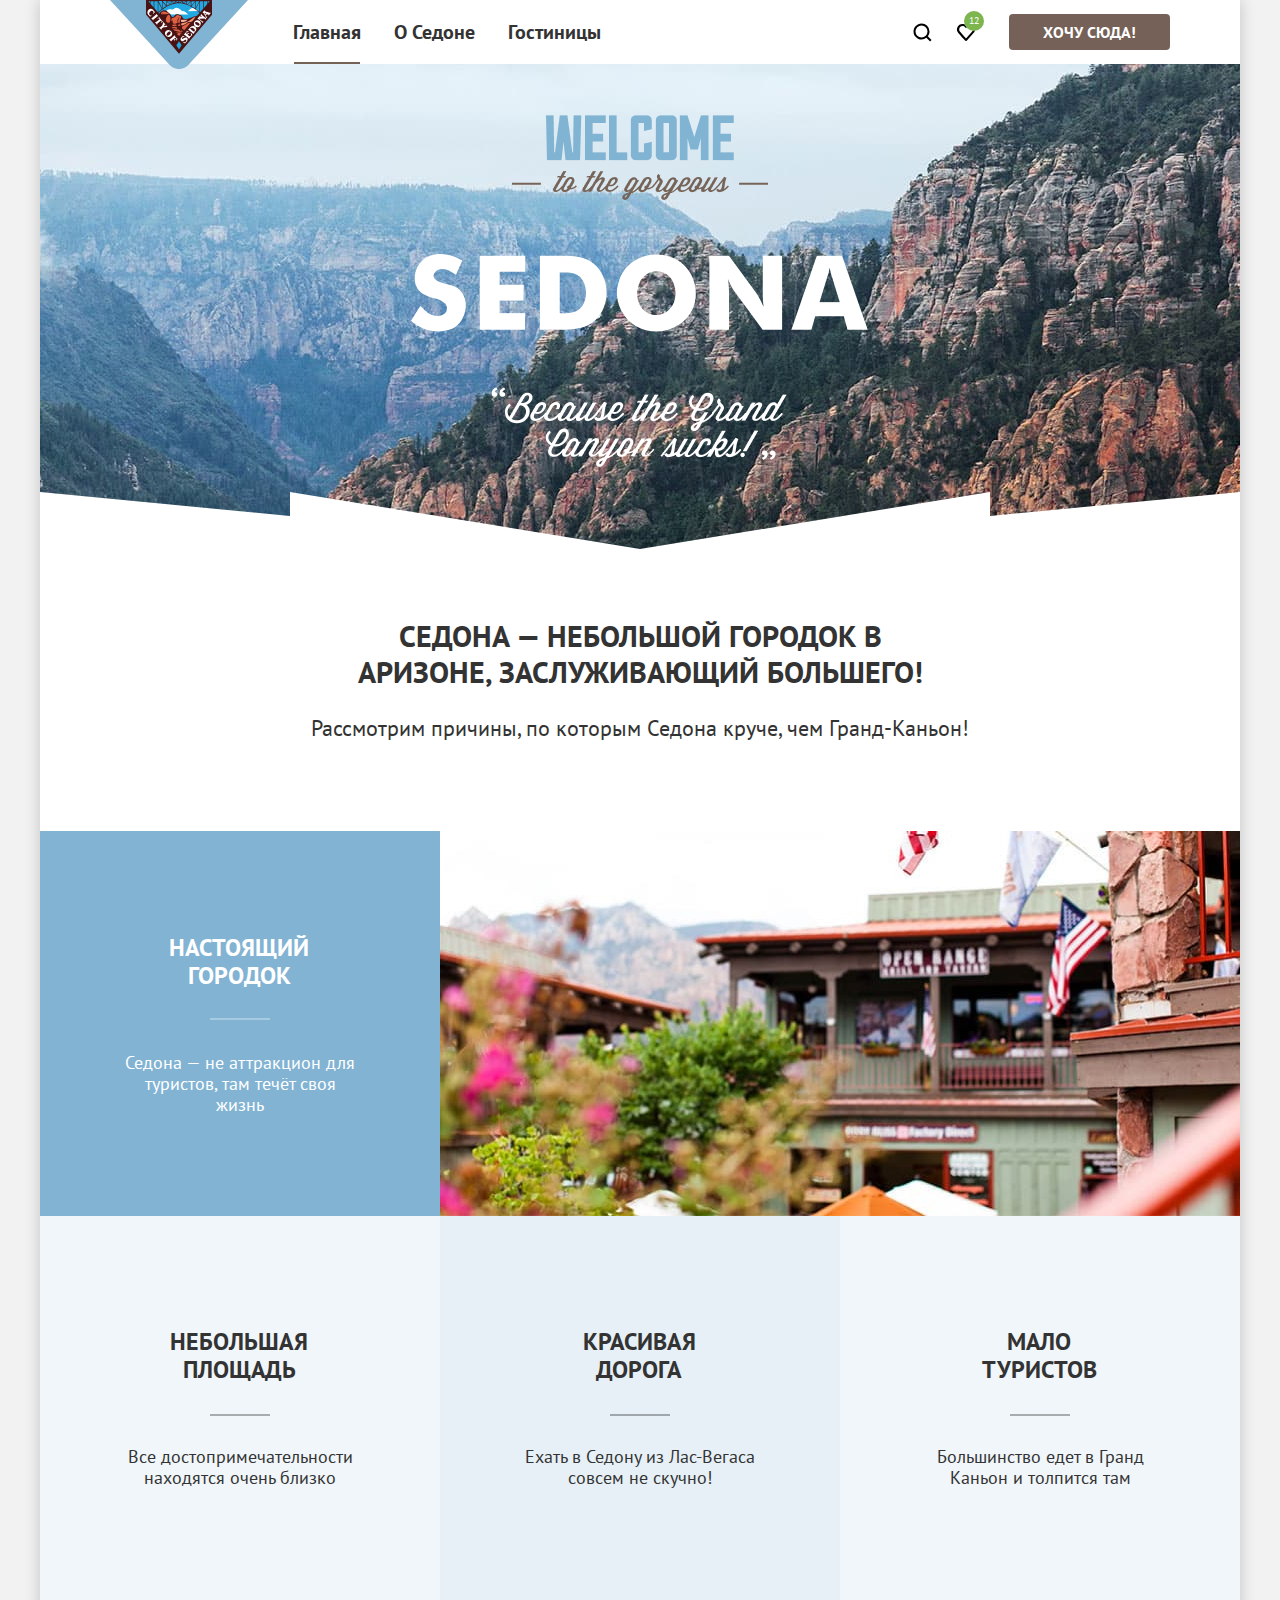
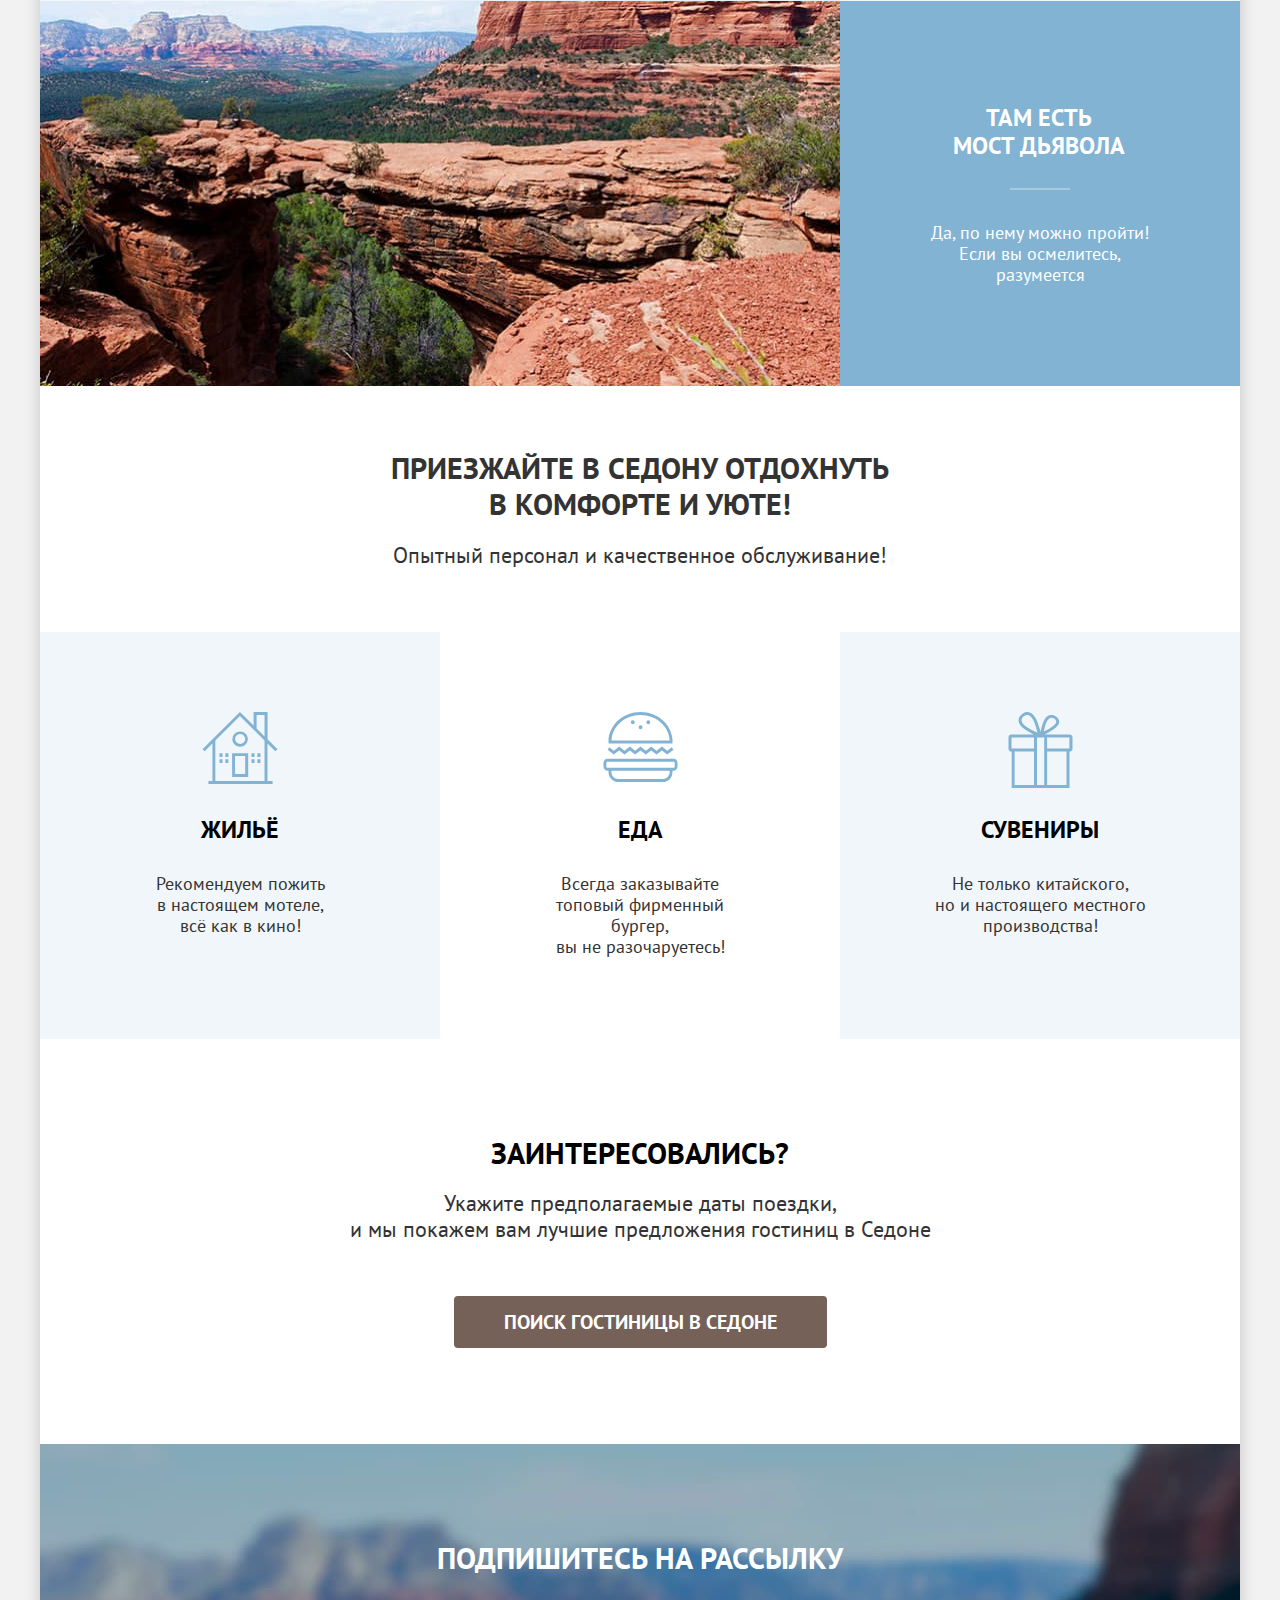
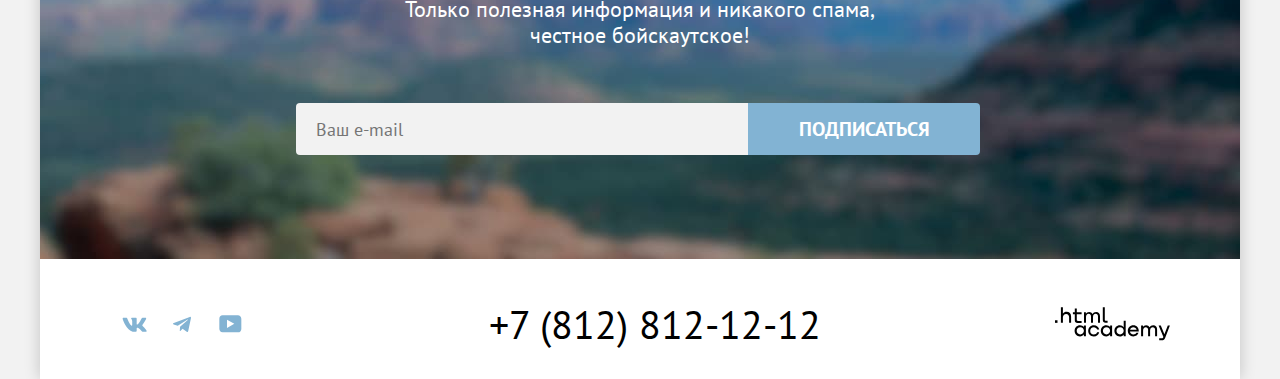
<file: index.html>
<!DOCTYPE html>
<html lang="ru">

  <head>
    <meta name="viewport" content="width=device-width, initial-scale=1.0">
    <meta charset="utf-8">
    <meta name="description" content="HTML Academy: Седона">
    <title>Седона</title>
    <link rel="icon" type="image/png" href="images/favicon.png">
    <link rel="stylesheet" href="styles/styles.css">
  </head>

  <body class="index">
    <div class="page-wrapper">
      <header class="page-header">
        <nav class="navigation">
          <a class="navigation-logo" href="index.html">
            <img class="head-logo" src="images/logo.svg" width="138" height="64" alt="Логотип Седона">
          </a>
          <ul class="navigation-list">
            <li class="navigation-item">
              <a class="navigation-link navigation-link-current" href="index.html">Главная</a>
            </li>
            <li class="navigation-item">
              <a class="navigation-link" href="#">О Седоне</a>
            </li>
            <li class="navigation-item">
              <a class="navigation-link" href="catalog.html">Гостиницы</a>
            </li>
          </ul>
          <ul class="navigation-user">
            <li class="navigation-element">
              <a class="navigation-element-link search-link" href="catalog.html" aria-label="Значок поиска">
                <svg class="navigation-icon" aria-hidden="true" focusable="false" xmlns="http://www.w3.org/2000/svg"
                  width="20" height="20" fill="currentColor">
                  <path fill="currentColor"
                    d="m19.5 18-3.7-3.67c1-1.3 1.7-2.98 1.7-4.87a8 8 0 0 0-8-7.96c-4.4 0-8 3.68-8 8.06a8 8 0 0 0 12.9 6.26l3.7 3.68 1.4-1.5Zm-10-2.48a6 6 0 0 1-6-5.96 6 6 0 0 1 12 0 6 6 0 0 1-6 5.96Z" />
                </svg>
              </a>
            </li>
            <li class="navigation-element">
              <a class="navigation-element-link favorite-link" href="#" aria-label="Значок в избранном">
                <svg class="navigation-icon" aria-hidden="true" focusable="false" xmlns="http://www.w3.org/2000/svg"
                  width="20" height="20" fill="currentColor">
                  <path fill="currentColor"
                    d="M9.9 19a.9.9 0 0 1-.8-.4c-5.4-6.1-6.7-7.5-7-7.9A5.4 5.4 0 0 1 6.5 2C7.8 2 9 2.5 10 3.3a5.46 5.46 0 0 1 9 4.1c0 1.3-.5 2.5-1.3 3.4l-7 7.9c-.2.2-.4.3-.8.3Zm-6-9.5c.3.4 3.5 4 6.1 6.9l6.2-7c.5-.5.7-1.2.7-2 0-1.8-1.5-3.3-3.3-3.3-1 0-2 .5-2.7 1.3-.3.3-.6.4-.9.4-.3 0-.6-.2-.8-.4-.7-.8-1.7-1.3-2.7-1.3-1.8 0-3.3 1.5-3.3 3.3-.1.9.3 1.6.7 2.1-.1 0-.1 0 0 0Z" />
                </svg>
                <span class="quantity number">12</span>
              </a>
            </li>
            <li class="navigation-element">
              <a class="button button-brown header" href="#">Хочу сюда!</a>
            </li>
          </ul>
        </nav>
      </header>
      <main class="main-container page-main">
        <section class="intro">
          <h1 class="visually-hidden">Туристический город Седона</h1>
          <img class="intro-img" src="images/welcome.png" width="458" height="352"
            alt="Welcome to the gorgeus Sedona, because the Grand Canyon sucks!">
        </section>
        <section class="reasons">
          <h2 class="reasons-title">Седона — небольшой городок в Аризоне, заслуживающий большего!</h2>
          <p class="reasons-text text">Рассмотрим причины, по которым Седона круче, чем Гранд-Каньон!</p>
          <ul class="reasons-list">
            <li class="reasons-card reasons-card-special">
              <div class="reasons-cube">
                <h3 class="reasons-card-title">Настоящий городок</h3>
                <p class="reasons-card-text">Седона — не аттракцион для туристов, там течёт своя жизнь</p>
              </div>
              <img class="reasons-card-img" src="images/illustrations/township-sedona.jpg" width="800" height="385"
                alt="Фото города">
            </li>
            <li class="reasons-card">
              <div class="reasons-cube">
                <h3 class="reasons-card-title light">Небольшая площадь</h3>
                <p class="reasons-card-text">Все достопримечательности находятся очень близко</p>
              </div>
            </li>
            <li class="reasons-card">
              <div class="reasons-cube">
                <h3 class="reasons-card-title light">Красивая дорога</h3>
                <p class="reasons-card-text">Ехать в Седону из Лас-Вегаса совсем не скучно!</p>
              </div>
            </li>
            <li class="reasons-card">
              <div class="reasons-cube">
                <h3 class="reasons-card-title light">Мало туристов</h3>
                <p class="reasons-card-text">Большинство едет в Гранд Каньон и толпится там</p>
              </div>
            </li>
            <li class="reasons-card reasons-card-special">
              <img class="reasons-card-img" src="images/illustrations/devilsbridge-sedona.jpg" width="800" height="385"
                alt="Фото горного пейзажа">
              <div class="reasons-cube">
                <h3 class="reasons-card-title">Там есть<br> мост дьявола</h3>
                <p class="reasons-card-text">Да, по нему можно пройти! Если вы осмелитесь, разумеется</p>
              </div>
            </li>
          </ul>
        </section>
        <section class="advantages">
          <h2 class="advantages-title">Приезжайте в Седону отдохнуть в&nbsp;комфорте и уюте!</h2>
          <p class="advantages-text">Опытный персонал и качественное обслуживание!</p>
          <ul class="advantages-list">
            <li class="advantages-item advantages-house">
              <h3 class="advantages-subtitle">Жильё</h3>
              <p class="advantages-subtext">Рекомендуем пожить <br>в настоящем мотеле,<br> всё как в кино!</p>
            </li>
            <li class="advantages-item advantages-food">
              <h3 class="advantages-subtitle">Еда</h3>
              <p class="advantages-subtext">Всегда заказывайте <br>топовый фирменный бургер,<br> вы не разочаруетесь!
              </p>
            </li>
            <li class="advantages-item advantages-souvenir">
              <h3 class="advantages-subtitle">Сувениры</h3>
              <p class="advantages-subtext">Не только китайского,<br> но и настоящего местного производства!</p>
            </li>
          </ul>
        </section>
        <section class="search">
          <h2 class="search-title">Заинтересовались?</h2>
          <p class="search-text">Укажите предполагаемые даты поездки,<br> и мы покажем вам лучшие предложения гостиниц в
            Седоне</p>
          <a class="search-button-brown" href="#">Поиск гостиницы в седоне
          </a>
        </section>
        <section class="subscription" data-test="subscription">
          <h2 class="subscription-title">Подпишитесь на рассылку</h2>
          <p class="subscription-text">Только полезная информация и никакого спама,<br> честное бойскаутское!</p>
          <form class="subscription-form" action="https://echo.htmlacademy.ru/" method="post">
            <label for="mail" class="visually-hidden">Ваш e-mail</label>
            <input id="mail" class="subscription-field" placeholder="Ваш e-mail" type="email" name="subscription-mail"
              required>
            <button class="button button-blue" type="submit">Подписаться</button>
          </form>
        </section>
      </main>
      <footer class="footer">
        <div class="footer-container">
          <ul class="social-links">
            <li class="social-item">
              <a class="social-link" href="https://vk.com/htmlacademy" aria-label="Логотип в контакте">
                <svg class="social-icon" aria-hidden="true" focusable="false" width="25" height="15" viewBox="0 0 25 15"
                  fill="currentColor" xmlns="http://www.w3.org/2000/svg">
                  <path
                    d="M24.1164 1.80445C24.2824 1.25845 24.1164 0.856445 23.3214 0.856445H20.6964C20.0284 0.856445 19.7204 1.20345 19.5534 1.58645C19.5534 1.58645 18.2184 4.78245 16.3274 6.85845C15.7154 7.46045 15.4374 7.65145 15.1034 7.65145C14.9364 7.65145 14.6854 7.46045 14.6854 6.91345V1.80445C14.6854 1.14845 14.5014 0.856445 13.9454 0.856445H9.81738C9.40038 0.856445 9.14938 1.16045 9.14938 1.44945C9.14938 2.07045 10.0954 2.21445 10.1924 3.96245V7.76045C10.1924 8.59345 10.0394 8.74444 9.70538 8.74444C8.81538 8.74444 6.65038 5.53345 5.36538 1.85945C5.11638 1.14445 4.86438 0.856445 4.19338 0.856445H1.56638C0.816382 0.856445 0.666382 1.20345 0.666382 1.58645C0.666382 2.26845 1.55638 5.65645 4.81138 10.1374C6.98138 13.1974 10.0364 14.8564 12.8194 14.8564C14.4884 14.8564 14.6944 14.4884 14.6944 13.8534V11.5404C14.6944 10.8034 14.8524 10.6564 15.3814 10.6564C15.7714 10.6564 16.4384 10.8484 17.9964 12.3234C19.7764 14.0724 20.0694 14.8564 21.0714 14.8564H23.6964C24.4464 14.8564 24.8224 14.4884 24.6064 13.7604C24.3684 13.0364 23.5184 11.9854 22.3914 10.7384C21.7794 10.0284 20.8614 9.26345 20.5824 8.88045C20.1934 8.38945 20.3044 8.17044 20.5824 7.73345C20.5824 7.73345 23.7824 3.30745 24.1154 1.80445H24.1164Z"
                    fill="currentColor" />
                </svg>
              </a>
            </li>
            <li class="social-item">
              <a class="social-link" href="https://t.me/htmlacademy" aria-label="Логотип телеграм">
                <svg class="social-icon" aria-hidden="true" focusable="false" width="18" height="17" viewBox="0 0 18 17"
                  fill="currentColor" xmlns="http://www.w3.org/2000/svg">
                  <path
                    d="M16.785 0.955705L0.840489 7.1042C-0.247661 7.54126 -0.241365 8.14828 0.640845 8.41897L4.73445 9.69597L14.2058 3.72014C14.6537 3.44766 15.0629 3.59424 14.7265 3.89281L7.05283 10.8183H7.05103L7.05283 10.8192L6.77045 15.0387C7.18413 15.0387 7.36669 14.8489 7.59871 14.625L9.58705 12.6915L13.7229 15.7464C14.4855 16.1664 15.0332 15.9506 15.2229 15.0405L17.9379 2.2453C18.2158 1.13107 17.5126 0.626562 16.785 0.955705Z"
                    fill="currentColor" />
                </svg>
              </a>
            </li>
            <li class="social-item">
              <a class="social-link" href="https://www.youtube.com/user/htmlacademyru" aria-label="Логотип ютуб">
                <svg class="social-icon" aria-hidden="true" focusable="false" width="23" height="18" viewBox="0 0 23 18"
                  fill="currentColor" xmlns="http://www.w3.org/2000/svg">
                  <path
                    d="M18.9402 0.356445H3.50738C1.64668 0.356445 0.333252 1.9502 0.333252 3.75645V13.8502C0.333252 15.7627 1.64668 17.3564 3.50738 17.3564H19.1591C20.8009 17.3564 22.3333 15.7627 22.3333 13.9564V3.75645C22.1143 1.9502 20.8009 0.356445 18.9402 0.356445ZM7.99494 12.8939V4.81894L15.3283 8.85645L7.99494 12.8939Z"
                    fill="currentColor" />
                </svg>
              </a>
            </li>
          </ul>
          <div class="tel">
            <a class="link-tel" href="tel:+78128121212">+7 (812) 812-12-12</a>
          </div>
          <a class="footer-link" href="https://htmlacademy.ru/" aria-label="Логотип Академии">
            <svg aria-hidden="true" focusable="false" width="115" height="34" viewBox="0 0 115 34" fill="none"
              xmlns="http://www.w3.org/2000/svg" role="img">
              <path d="M0 13.2564V15.8564H2.5V13.2564H0Z" fill="currentColor" />
              <path
                d="M11.6 4.85645C10 4.85645 8.8 5.55645 8 6.55645H7.9V0.356445H5.9V15.8564H7.9V10.5564C7.9 8.45645 9.2 6.95645 11.2 6.95645C13 6.95645 14.1 8.35645 14.1 10.1564V15.8564H16.1V9.75644C16.2 6.75644 14.3 4.85645 11.6 4.85645Z"
                fill="currentColor" />
              <path
                d="M26.6 5.15645H21.8V1.45645H19.8V5.25645H17.9V7.25645H19.8V13.2564C19.8 14.9564 20.8 15.9564 22.5 15.9564H26.6V13.9564H22.9C22.2 13.9564 21.8 13.5564 21.8 12.8564V7.15645H26.6V5.15645Z"
                fill="currentColor" />
              <path
                d="M41.1 4.95645C39.5 4.95645 38.2 5.75644 37.6 7.05645H37.5C36.9 5.85645 35.7 4.95645 34.1 4.95645C32.7 4.95645 31.6 5.75645 31 6.75645H30.9V5.15645H29V15.7564H31V10.3564C31 8.35645 32 6.85645 33.6 6.85645C35.1 6.85645 36 7.85645 36 9.45645V15.7564H38V10.1564C38 7.75645 39.4 6.85645 40.6 6.85645C42.1 6.85645 43 7.85645 43 9.45645V15.7564H45V9.25644C45.1 6.75644 43.6 4.95645 41.1 4.95645Z"
                fill="currentColor" />
              <path
                d="M47.8 13.0564C47.8 14.7564 48.8 15.7564 50.6 15.7564H52.6V13.7564H50.9C50.2 13.7564 49.8 13.3564 49.8 12.6564V0.356445H47.8V13.0564Z"
                fill="currentColor" />
              <path
                d="M28.9 20.0564C28 18.9564 26.7 18.2564 25 18.2564C21.9 18.2564 19.6 20.5564 19.6 23.8564C19.6 27.1564 21.9 29.4564 25 29.4564C26.8 29.4564 28 28.6564 28.8 27.5564H28.9V29.1564H30.9V18.5564H28.9V20.0564ZM25.3 27.4564C23.1 27.4564 21.7 25.8564 21.7 23.8564C21.7 21.8564 23.1 20.2564 25.3 20.2564C27.5 20.2564 28.9 21.8564 28.9 23.8564C28.9 25.7564 27.5 27.4564 25.3 27.4564Z"
                fill="currentColor" />
              <path
                d="M44.2 22.3564C43.7 19.9564 41.6 18.2564 38.8 18.2564C35.4 18.2564 33.2 20.7564 33.2 23.8564C33.2 26.9564 35.4 29.4564 38.8 29.4564C41.6 29.4564 43.7 27.6564 44.2 25.2564H42.1C41.7 26.5564 40.4 27.5564 38.8 27.5564C36.6 27.5564 35.2 25.9564 35.2 23.9564C35.2 21.9564 36.6 20.3564 38.8 20.3564C40.4 20.3564 41.6 21.3564 42.1 22.5564H44.2V22.3564Z"
                fill="currentColor" />
              <path
                d="M55.1 20.0564C54.2 18.9564 52.9 18.2564 51.2 18.2564C48.1 18.2564 45.8 20.5564 45.8 23.8564C45.8 27.1564 48.1 29.4564 51.2 29.4564C53 29.4564 54.2 28.6564 55 27.5564H55.1V29.1564H57.1V18.5564H55.1V20.0564ZM51.5 27.4564C49.3 27.4564 47.9 25.8564 47.9 23.8564C47.9 21.8564 49.3 20.2564 51.5 20.2564C53.7 20.2564 55.1 21.8564 55.1 23.8564C55.1 25.7564 53.6 27.4564 51.5 27.4564Z"
                fill="currentColor" />
              <path
                d="M68.7 20.1564C67.8 19.0564 66.5 18.2564 64.8 18.2564C61.7 18.2564 59.4 20.5564 59.4 23.8564C59.4 27.1564 61.6 29.4564 64.8 29.4564C66.5 29.4564 67.8 28.6564 68.6 27.6564H68.7V29.1564H70.7V13.7564H68.7V20.1564ZM65.1 27.4564C62.9 27.4564 61.5 25.8564 61.5 23.8564C61.5 21.8564 62.9 20.2564 65.1 20.2564C67.3 20.2564 68.7 21.8564 68.7 23.8564C68.6 25.8564 67.2 27.4564 65.1 27.4564Z"
                fill="currentColor" />
              <path
                d="M78.3 18.2564C75 18.2564 72.8 20.7564 72.8 23.8564C72.8 26.8564 74.9 29.4564 78.3 29.4564C80.8 29.4564 82.8 28.1564 83.5 25.8564H81.4C80.9 26.8564 79.8 27.4564 78.4 27.4564C76.5 27.4564 75.1 26.1564 75 24.5564H83.8C84 20.9564 81.8 18.2564 78.3 18.2564ZM78.3 20.1564C80 20.1564 81.3 21.1564 81.6 22.7564H75.1C75.4 21.2564 76.6 20.1564 78.3 20.1564Z"
                fill="currentColor" />
              <path
                d="M98.2 18.2564C96.6 18.2564 95.3 19.0564 94.6 20.2564H94.5C93.9 19.0564 92.7 18.2564 91.1 18.2564C89.7 18.2564 88.6 18.9564 88 20.0564V18.5564H86.1V29.1564H88.1V23.7564C88.1 21.7564 89.1 20.3564 90.7 20.2564C92.2 20.2564 93.1 21.2564 93.1 22.8564V29.1564H95.1V23.5564C95.1 21.1564 96.5 20.2564 97.7 20.2564C99.2 20.2564 100.1 21.2564 100.1 22.8564V29.1564H102.1V22.6564C102.2 20.0564 100.7 18.2564 98.2 18.2564Z"
                fill="currentColor" />
              <path
                d="M109.4 27.3564L105.8 18.4564H103.6L108.4 30.0564C108.1 30.9564 107.7 31.2564 106.7 31.2564H104.2V33.2564H106.7C108.5 33.2564 109.5 32.4564 110.2 30.6564L114.9 18.4564H112.8L109.4 27.3564Z"
                fill="currentColor" />
            </svg>
          </a>
        </div>
      </footer>
    </div>
    <div class="modal-container modal-container-close" tabindex="0">
      <div class="modal modal-choice">
        <h3 class="modal-title">Поиск гостиницы в Седоне</h3>
        <button class="modal-close-button close-button" type="button">
          <span class="visually-hidden">Закрыть модальное окно</span>
        </button>
        <form class="modal-form" action="https://echo.htmlacademy.ru/" method="post">
          <fieldset class="modal-group">
            <legend class="visually-hidden">Поиск гостиницы в Седоне</legend>
            <div class="modal-list">
              <div class="modal-item">
                <label class="modal-date" for="check-in">Дата Заезда:</label>
                <input class="date-control" id="check-in" type="text" name="date-control-check" value="27 апреля 2020"
                  required>
              </div>
              <span class="no-back-to-the-past">Мы не можем отправить вас в прошлое.</span>
              <div class="modal-item">
                <label class="modal-date" for="check-out">Дата Выезда:</label>
                <input class="date-control" id="check-out" type="text" name="date-control-check" value="1 сентября 2023"
                  required>
              </div>
              <span class="vacant">На эти даты есть свободные номера. Пока есть.</span>
              <div class="modal-counter">
                <p class="counter-adults">
                  <label class="modal-age" for="adults">Взрослые:</label>
                  <button class="button-modal-counter counter-minus" type="button">
                    <span class="visually-hidden">Уменьшить количество</span>
                    <svg aria-hidden="true" focusable="false" class="color-counter" xmlns="http://www.w3.org/2000/svg"
                      width="20" height="20" fill="none" viewBox="0 0 20 20">
                      <path fill="currentColor" d="M3 9v2h14V9H3Z" />
                    </svg>
                  </button>
                  <input class="control-quantity" type="text" id="adults" name="control-quantity-check" value="2"
                    required>
                  <button class="button-modal-counter counter-plus" type="button">
                    <span class="visually-hidden">Увеличить количество</span>
                    <svg aria-hidden="true" focusable="false" class="color-counter" xmlns="http://www.w3.org/2000/svg"
                      width="20" height="20" fill="none" viewBox="0 0 20 20">
                      <path fill="currentColor" d="M17 9h-6V3H9v6H3v2h6v6h2v-6h6V9Z" />
                    </svg>
                  </button>
                </p>
                <p class="counter-kids">
                  <span class="modal-age-kids form-label-icon">
                    <label class="modal-kids" for="children">Дети:</label>
                  </span>
                  <span class="modal-tooltip">
                    <button class="tooltip-toggle" type="button">
                      <svg aria-hidden="true" focusable="false" xmlns="http://www.w3.org/2000/svg" width="26"
                        height="26" fill="none" viewBox="0 0 26 26">
                        <circle cx="13" cy="13" r="13" fill="#83B3D3" />
                        <path fill="#fff" fill-rule="evenodd" d="M12 7h2v2h-2V7Zm2 12h-2v-9h2v9Z" clip-rule="evenodd" />
                      </svg>
                    </button>
                    <span class="message-tooltip">Укажите количество детей, которые будут с вами, возраст которых от 6
                      до 18 лет. Дети до 6 лет размещаются бесплатно.
                    </span>
                  </span>
                  <button class="button-modal-counter counter-minus" type="button">
                    <span class="visually-hidden">Уменьшить количество</span>
                    <svg aria-hidden="true" focusable="false" class="color-counter" xmlns="http://www.w3.org/2000/svg"
                      width="20" height="20" fill="none" viewBox="0 0 20 20">
                      <path fill="currentColor" d="M3 9v2h14V9H3Z" />
                    </svg>
                  </button>
                  <input class="control-quantity" type="text" id="children" name="control-quantity-check" value="2"
                    required>
                  <button class="button-modal-counter counter-plus" type="button">
                    <span class="visually-hidden">Увеличить количество</span>
                    <svg aria-hidden="true" focusable="false" class="color-counter" xmlns="http://www.w3.org/2000/svg"
                      width="20" height="20" fill="none" viewBox="0 0 20 20">
                      <path fill="currentColor" d="M17 9h-6V3H9v6H3v2h6v6h2v-6h6V9Z" />
                    </svg>
                  </button>
                </p>
              </div>
              <button class="modal-button" type="submit">Найти</button>
            </div>
          </fieldset>
        </form>
      </div>
    </div>
    <script src="./scripts/script.js"></script>
  </body>

</html>
</file>
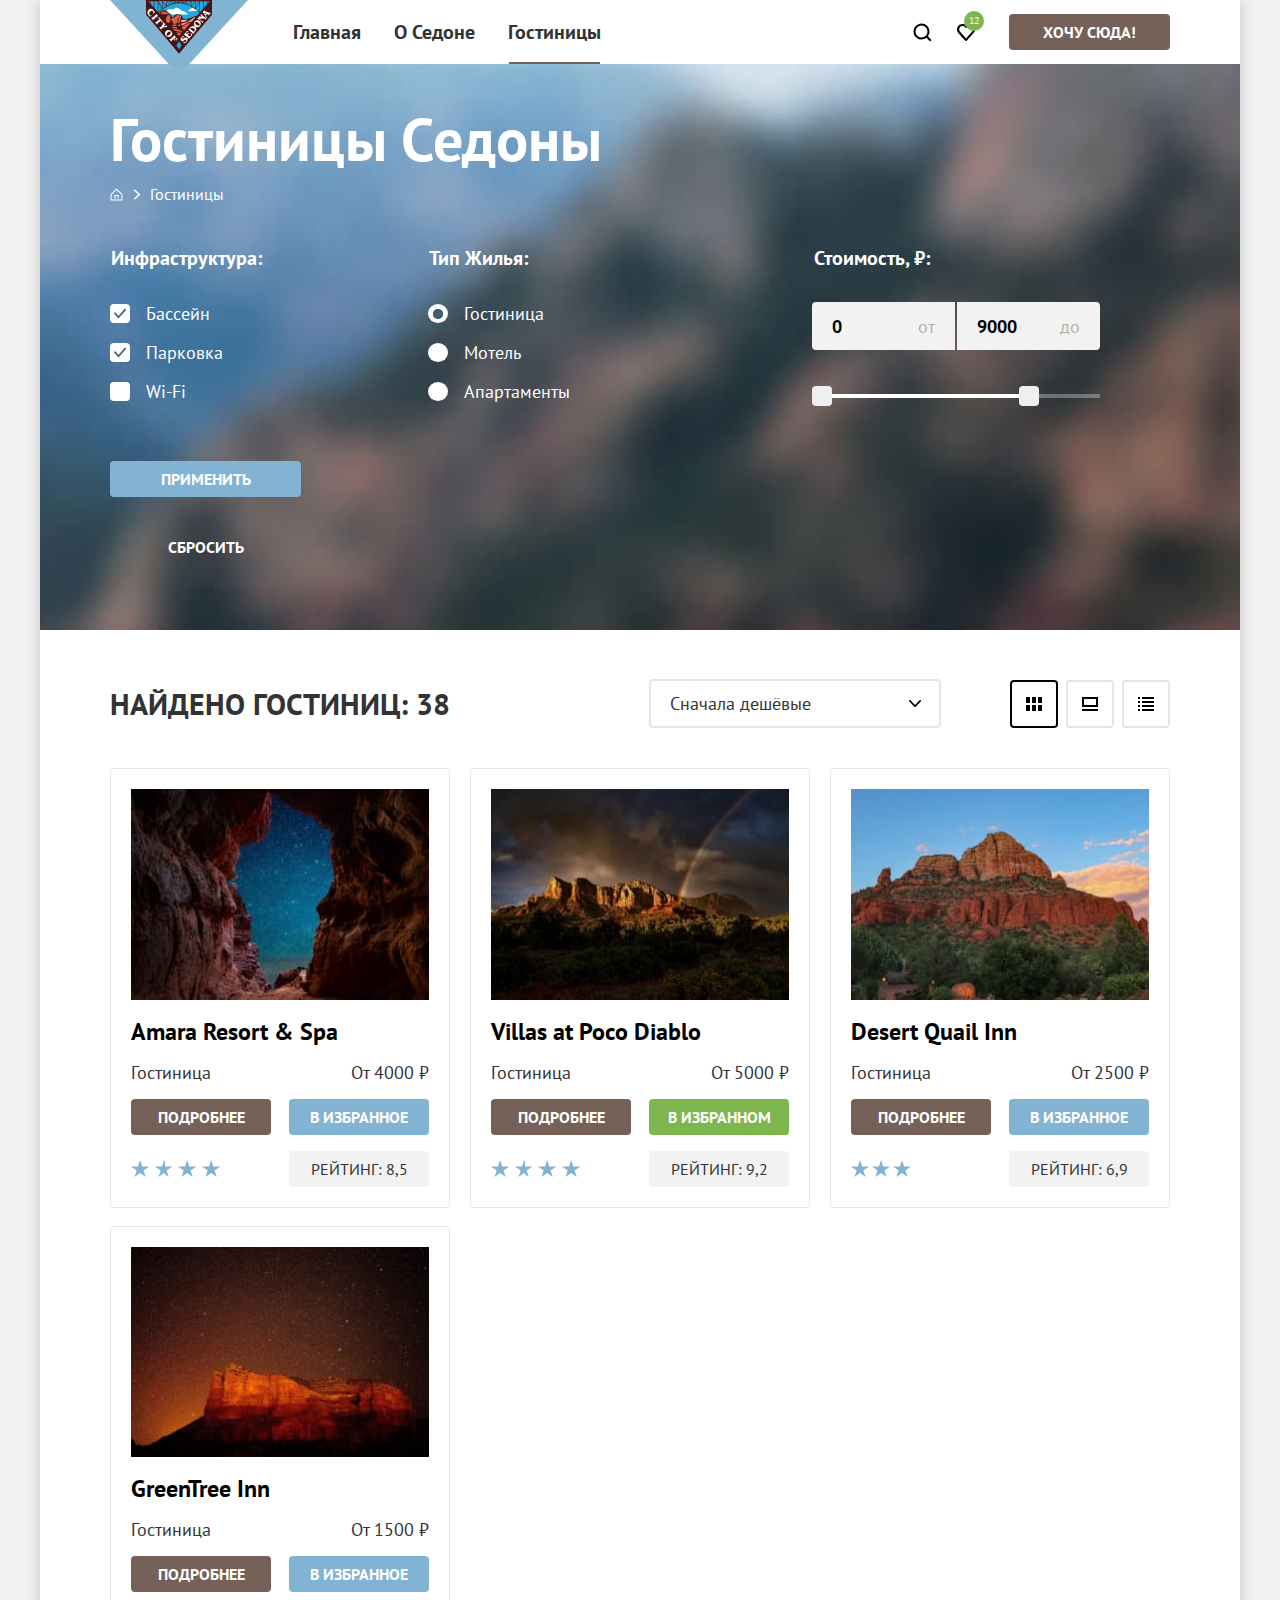
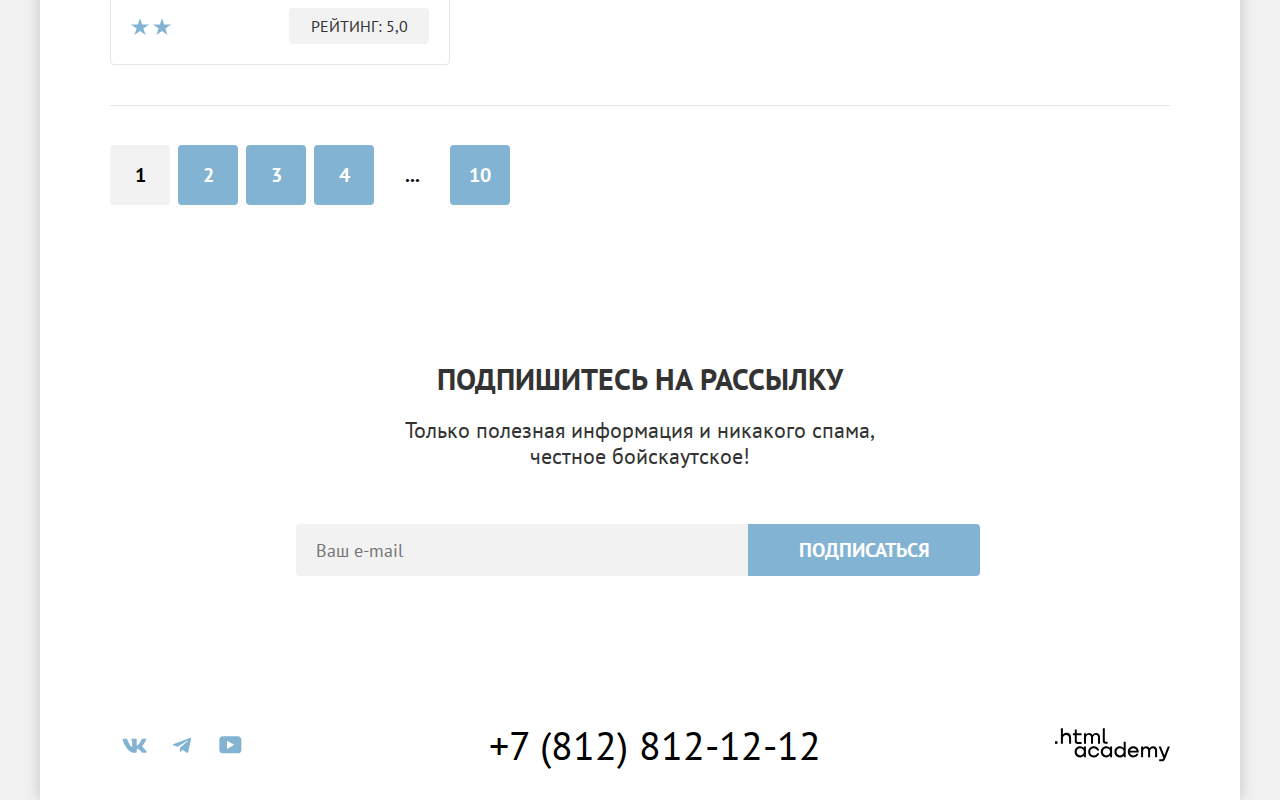
<file: catalog.html>
<!DOCTYPE html>
<html lang="ru">

  <head>
    <meta name="viewport" content="width=device-width, initial-scale=1.0">
    <meta charset="utf-8">
    <meta name="description" content="HTML Academy: Седона">
    <title>Седона</title>
    <link rel="icon" type="image/png" href="images/favicon.png">
    <link rel="stylesheet" href="styles/styles.css">
  </head>

  <body>
    <div class="page-wrapper-catalog">
      <header class="page-header">
        <nav class="navigation">
          <a class="navigation-logo" href="index.html">
            <img class="head-logo" src="images/logo.svg" width="138" height="64" alt="Логотип Седона">
          </a>
          <ul class="navigation-list">
            <li class="navigation-item">
              <a class="navigation-link" href="index.html">Главная</a>
            </li>
            <li class="navigation-item">
              <a class="navigation-link" href="#">О Седоне</a>
            </li>
            <li class="navigation-item">
              <a class="navigation-link navigation-link-current" href="catalog.html">Гостиницы</a>
            </li>
          </ul>
          <ul class="navigation-user">
            <li class="navigation-element">
              <a class="navigation-element-link search-link" href="catalog.html" aria-label="Значок поиска">
                <svg class="navigation-icon" aria-hidden="true" focusable="false" xmlns="http://www.w3.org/2000/svg"
                  width="20" height="20" fill="currentColor">
                  <path fill="currentColor"
                    d="m19.5 18-3.7-3.67c1-1.3 1.7-2.98 1.7-4.87a8 8 0 0 0-8-7.96c-4.4 0-8 3.68-8 8.06a8 8 0 0 0 12.9 6.26l3.7 3.68 1.4-1.5Zm-10-2.48a6 6 0 0 1-6-5.96 6 6 0 0 1 12 0 6 6 0 0 1-6 5.96Z" />
                </svg>
              </a>
            </li>
            <li class="navigation-element">
              <a class="navigation-element-link favorite-link" href="#" aria-label="Значок в избранном">
                <svg class="navigation-icon" aria-hidden="true" focusable="false" xmlns="http://www.w3.org/2000/svg"
                  width="20" height="20" fill="currentColor">
                  <path fill="currentColor"
                    d="M9.9 19a.9.9 0 0 1-.8-.4c-5.4-6.1-6.7-7.5-7-7.9A5.4 5.4 0 0 1 6.5 2C7.8 2 9 2.5 10 3.3a5.46 5.46 0 0 1 9 4.1c0 1.3-.5 2.5-1.3 3.4l-7 7.9c-.2.2-.4.3-.8.3Zm-6-9.5c.3.4 3.5 4 6.1 6.9l6.2-7c.5-.5.7-1.2.7-2 0-1.8-1.5-3.3-3.3-3.3-1 0-2 .5-2.7 1.3-.3.3-.6.4-.9.4-.3 0-.6-.2-.8-.4-.7-.8-1.7-1.3-2.7-1.3-1.8 0-3.3 1.5-3.3 3.3-.1.9.3 1.6.7 2.1-.1 0-.1 0 0 0Z" />
                </svg>
                <span class="quantity number">12</span>
              </a>
            </li>
            <li class="navigation-element">
              <a class="button button-brown header" href="#">Хочу сюда!</a>
            </li>
          </ul>
        </nav>
      </header>
      <main class="main-container page-inner">
        <section class="selection">
          <h1 class="selection-title">Гостиницы Седоны</h1>

          <ul class="breadcrumbs">
            <li class="breadcrumbs-item">
              <a class="breadcrumbs-link-home" href="index.html">
                <img src="images/icons/icon-home-breadcrumbs.svg" width="13" height="15" alt="Значок домой">
              </a>
            </li>
            <li class="breadcrumbs-arrow">
              <span class="breadcrumbs-link"></span>
            </li>
            <li class="breadcrumbs-item">
              <a class="breadcrumbs-link" href="#">Гостиницы</a>
            </li>
          </ul>
          <div class="selection-filter" data-test="filter">
            <h2 class="visually-hidden">Выбор гостиницы</h2>
            <form class="form" action="https://echo.htmlacademy.ru/" method="get">
              <fieldset class="selection-filter-group">
                <legend class="selection-filter-title">Инфраструктура:</legend>
                <ul class="selection-filter-list">
                  <li class="selection-filter-item">
                    <label class="control">
                      <input class="visually-hidden control-input group" type="checkbox" name="infrastructure"
                        value="pool" checked>
                      <span class="control-mark"></span>
                      <span class="control-label">Бассейн</span>
                    </label>
                  </li>
                  <li class="selection-filter-item">
                    <label class="control">
                      <input class="visually-hidden control-input group" type="checkbox" name="infrastructure"
                        value="parking" checked>
                      <span class="control-mark"></span>
                      <span class="control-label">Парковка</span>
                    </label>
                  </li>
                  <li class="selection-filter-item">
                    <label class="control">
                      <input class="visually-hidden control-input group" type="checkbox" name="infrastructure"
                        value="Wi-Fi">
                      <span class="control-mark"></span>
                      <span class="control-label">Wi-Fi</span>
                    </label>
                  </li>
                </ul>
              </fieldset>
              <fieldset class="selection-filter-catalog">
                <legend class="selection-filter-title">Тип Жилья:</legend>
                <ul class="selection-filter-list">
                  <li class="selection-filter-item">

                    <label class="control">
                      <input class="visually-hidden control-input catalog" type="radio" name="type" value="hotel"
                        checked>
                      <span class="control-mark"></span>
                      <span class="control-label">Гостиница</span>
                    </label>
                  </li>
                  <li class="selection-filter-item">
                    <label class="control">
                      <input class="visually-hidden control-input catalog" type="radio" name="type" value="motel">
                      <span class="control-mark"></span>
                      <span class="control-label">Мотель</span>
                    </label>
                  </li>
                  <li class="selection-filter-item">
                    <label class="control">
                      <input class="visually-hidden control-input catalog" type="radio" name="type" value="apartments">
                      <span class="control-mark"></span>
                      <span class="control-label">Апартаменты</span>
                    </label>
                </ul>
              </fieldset>
              <fieldset class="selection-filter-costing">
                <legend class="selection-filter-title-price">Стоимость, ₽:</legend>
                <div class="slider-price">
                  <label class="label-slider label-min" for="min">от</label>
                  <input class="variable variable-min" id="min" type="text" name="min-cost" value="0">
                  <label for="max" class="label-slider label-max">до</label>
                  <input class="variable variable-max" id="max" type="text" name="max-cost" value="9000">
                </div>
                <div class="vary-container">
                  <div class="level"></div>
                  <div class="vary-line"></div>
                  <button class="vary-handler min-vary" type="button">
                    <span class="visually-hidden ">Низкая цена</span>
                  </button>
                  <button class="vary-handler max-vary" type="button">
                    <span class="visually-hidden">Высокая цена</span>
                  </button>
                </div>
              </fieldset>
              <div class="apply-controls">
                <button class="button-blue apply" type="submit">Применить</button>
                <button class="button-invisible throw" type="reset">Сбросить</button>
              </div>
            </form>
          </div>
        </section>
        <section class="sort">
          <div class="sorting">
            <h3 class="sort-title">Найдено гостиниц: 38</h3>
            <select class="sort-control" aria-label="Сортировка">
              <option value="sort-cheap">Сначала дешёвые</option>
              <option value="sort-popular">Сначала популярные</option>
              <option value="sort-expensive">Сначала дорогие</option>
            </select>

            <div class="view">
              <button class="view-type view-type-table view-type-active" type="button">
                <span class="visually-hidden">Показать результат как таблицу</span>
              </button>
              <button class="view-type view-type-card" type="button">
                <span class="visually-hidden">Показать результат как большие карточки</span>
              </button>
              <button class="view-type view-type-list" type="button">
                <span class="visually-hidden">Показать результат как список</span>
              </button>
            </div>
          </div>
          <div class="product">
            <ul class="product-list">
              <li class="product-card">
                <a class="product-card-link" href="#">
                  <img class="product-card-image" src="images/illustrations/hotel-amara.jpg" width="300" height="212"
                    alt="Гостиница Амара Ресорт">
                </a>
                <a class="product-card-title-link" href="#">
                  <h3 class="product-card-title">Amara Resort & Spa</h3>
                </a>
                <div class="product-card-content first">
                  <span class="product-card-text">Гостиница</span>
                  <span class="product-card-price">От 4000 ₽</span>
                  <a class="product-card-button button-brown" href="#">Подробнее</a>
                  <a class="product-card-button button-blue" href="#">В избранное</a>
                  <span class="product-stars product-stars-four">
                    <span class="visually-hidden">Рейтинг в звездах - 4</span>
                  </span>
                  <span class="product-card-rating">Рейтинг: 8,5</span>
                </div>
              </li>
              <li class="product-card">
                <a class="product-card-link" href="#">
                  <img class="product-card-image" src="images/illustrations/hotel-villas.jpg" width="300" height="212"
                    alt="Гостиница Виллас ат Поко Дьябло">
                </a>
                <a class="product-card-title-link" href="#">
                  <h3 class="product-card-title">Villas at Poco Diablo</h3>
                </a>
                <div class="product-card-content second">
                  <span class="product-card-text">Гостиница</span>
                  <span class="product-card-price">От 5000 ₽</span>
                  <a class="product-card-button button-brown" href="#">Подробнее</a>
                  <a class="product-card-button button-green" href="#">В избранном</a>
                  <span class="product-stars product-stars-four">
                    <span class="visually-hidden">Рейтинг в звездах - 4</span>
                  </span>
                  <span class="product-card-rating">Рейтинг: 9,2</span>
                </div>
              </li>
              <li class="product-card">
                <a class="product-card-link" href="#">
                  <img class="product-card-image" src="images/illustrations/hotel-desert.jpg" width="300" height="212"
                    alt="Гостиница Дезерт Квол Инн">
                </a>
                <a class="product-card-title-link" href="#">
                  <h3 class="product-card-title">Desert Quail Inn</h3>
                </a>
                <div class="product-card-content third">
                  <span class="product-card-text">Гостиница</span>
                  <span class="product-card-price">От 2500 ₽</span>
                  <a class="product-card-button button-brown" href="#">Подробнее</a>
                  <a class="product-card-button button-blue" href="#">В избранное</a>
                  <span class="product-stars product-stars-three">
                    <span class="visually-hidden">Рейтинг в звездах - 3</span>
                  </span>
                  <span class="product-card-rating">Рейтинг: 6,9</span>
                </div>
              </li>
              <li class="product-card">
                <a class="product-card-link" href="#">
                  <img class="product-card-image" src="images/illustrations/hotel-greentree.jpg" width="300"
                    height="212" alt="Гостиница Грин Три Инн">
                </a>
                <a class="product-card-title-link" href="#">
                  <h3 class="product-card-title">GreenTree Inn</h3>
                </a>
                <div class="product-card-content fourth">
                  <span class="product-card-text">Гостиница</span>
                  <span class="product-card-price">От 1500 ₽</span>
                  <a class="product-card-button button-brown" href="#">Подробнее</a>
                  <a class="product-card-button button-blue" href="#">В избранное</a>
                  <span class="product-stars product-stars-two">
                    <span class="visually-hidden">Рейтинг в звездах - 2</span>
                  </span>
                  <span class="product-card-rating">Рейтинг: 5,0</span>
                </div>
              </li>
            </ul>
          </div>
          <ul class="pagination">
            <li class="pagination-item">
              <a class="pagination-link pagination-current" href="catalog.html">1</a>
            </li>
            <li class="pagination-item">
              <a class="pagination-link" href="#">2</a>
            </li>
            <li class="pagination-item">
              <a class="pagination-link" href="#">3</a>
            </li>
            <li class="pagination-item">
              <a class="pagination-link" href="#">4</a>
            </li>
            <li class="pagination-item">
              <a class="pagination-link pagination-diver" href="#">...</a>
            </li>
            <li class="pagination-item">
              <a class="pagination-link" href="#">10</a>
            </li>
          </ul>
        </section>
        <section class="subscription" data-test="subscription">
          <h2 class="subscription-title">Подпишитесь на рассылку</h2>
          <p class="subscription-text">Только полезная информация и никакого спама,<br> честное бойскаутское!</p>
          <form class="subscription-form" action="https://echo.htmlacademy.ru/" method="post">
            <label for="mail" class="visually-hidden">Ваш e-mail</label>
            <input id="mail" class="subscription-field" placeholder="Ваш e-mail" type="email" name="subscription-mail"
              required>
            <button class="button button-blue" type="submit">Подписаться</button>
          </form>
        </section>
      </main>

      <footer class="footer">
        <div class="footer-container">
          <ul class="social-links">
            <li class="social-item">
              <a class="social-link" href="https://vk.com/htmlacademy" aria-label="Логотип в контакте">
                <svg class="social-icon" aria-hidden="true" focusable="false" width="25" height="15" viewBox="0 0 25 15"
                  fill="currentColor" xmlns="http://www.w3.org/2000/svg">
                  <path fill-rule="evenodd" clip-rule="evenodd"
                    d="M24.1164 1.80445C24.2824 1.25845 24.1164 0.856445 23.3214 0.856445H20.6964C20.0284 0.856445 19.7204 1.20345 19.5534 1.58645C19.5534 1.58645 18.2184 4.78245 16.3274 6.85845C15.7154 7.46045 15.4374 7.65145 15.1034 7.65145C14.9364 7.65145 14.6854 7.46045 14.6854 6.91345V1.80445C14.6854 1.14845 14.5014 0.856445 13.9454 0.856445H9.81738C9.40038 0.856445 9.14938 1.16045 9.14938 1.44945C9.14938 2.07045 10.0954 2.21445 10.1924 3.96245V7.76045C10.1924 8.59345 10.0394 8.74444 9.70538 8.74444C8.81538 8.74444 6.65038 5.53345 5.36538 1.85945C5.11638 1.14445 4.86438 0.856445 4.19338 0.856445H1.56638C0.816382 0.856445 0.666382 1.20345 0.666382 1.58645C0.666382 2.26845 1.55638 5.65645 4.81138 10.1374C6.98138 13.1974 10.0364 14.8564 12.8194 14.8564C14.4884 14.8564 14.6944 14.4884 14.6944 13.8534V11.5404C14.6944 10.8034 14.8524 10.6564 15.3814 10.6564C15.7714 10.6564 16.4384 10.8484 17.9964 12.3234C19.7764 14.0724 20.0694 14.8564 21.0714 14.8564H23.6964C24.4464 14.8564 24.8224 14.4884 24.6064 13.7604C24.3684 13.0364 23.5184 11.9854 22.3914 10.7384C21.7794 10.0284 20.8614 9.26345 20.5824 8.88045C20.1934 8.38945 20.3044 8.17044 20.5824 7.73345C20.5824 7.73345 23.7824 3.30745 24.1154 1.80445H24.1164Z"
                    fill="currentColor" />
                </svg>
              </a>
            </li>
            <li class="social-item">
              <a class="social-link" href="https://t.me/htmlacademy" aria-label="Логотип телеграм">
                <svg class="social-icon" aria-hidden="true" focusable="false" width="18" height="17" viewBox="0 0 18 17"
                  fill="currentColor" xmlns="http://www.w3.org/2000/svg">
                  <path
                    d="M16.785 0.955705L0.840489 7.1042C-0.247661 7.54126 -0.241365 8.14828 0.640845 8.41897L4.73445 9.69597L14.2058 3.72014C14.6537 3.44766 15.0629 3.59424 14.7265 3.89281L7.05283 10.8183H7.05103L7.05283 10.8192L6.77045 15.0387C7.18413 15.0387 7.36669 14.8489 7.59871 14.625L9.58705 12.6915L13.7229 15.7464C14.4855 16.1664 15.0332 15.9506 15.2229 15.0405L17.9379 2.2453C18.2158 1.13107 17.5126 0.626562 16.785 0.955705Z"
                    fill="currentColor" />
                </svg>
              </a>
            </li>
            <li class="social-item">
              <a class="social-link" href="https://www.youtube.com/user/htmlacademyru" aria-label="Логотип ютуб">
                <svg class="social-icon" aria-hidden="true" focusable="false" width="23" height="18" viewBox="0 0 23 18"
                  fill="currentColor" xmlns="http://www.w3.org/2000/svg">
                  <path
                    d="M18.9402 0.356445H3.50738C1.64668 0.356445 0.333252 1.9502 0.333252 3.75645V13.8502C0.333252 15.7627 1.64668 17.3564 3.50738 17.3564H19.1591C20.8009 17.3564 22.3333 15.7627 22.3333 13.9564V3.75645C22.1143 1.9502 20.8009 0.356445 18.9402 0.356445ZM7.99494 12.8939V4.81894L15.3283 8.85645L7.99494 12.8939Z"
                    fill="currentColor" />
                </svg>
              </a>
            </li>
          </ul>
          <div class="tel">
            <a class="link-tel" href="tel:+78128121212">+7 (812) 812-12-12</a>
          </div>
          <a class="footer-link" href="https://htmlacademy.ru/" aria-label="Логотип Академии">
            <svg aria-hidden="true" focusable="false" width="115" height="34" viewBox="0 0 115 34" fill="none"
              xmlns="http://www.w3.org/2000/svg" role="img">
              <path d="M0 13.2564V15.8564H2.5V13.2564H0Z" fill="currentColor" />
              <path
                d="M11.6 4.85645C10 4.85645 8.8 5.55645 8 6.55645H7.9V0.356445H5.9V15.8564H7.9V10.5564C7.9 8.45645 9.2 6.95645 11.2 6.95645C13 6.95645 14.1 8.35645 14.1 10.1564V15.8564H16.1V9.75644C16.2 6.75644 14.3 4.85645 11.6 4.85645Z"
                fill="currentColor" />
              <path
                d="M26.6 5.15645H21.8V1.45645H19.8V5.25645H17.9V7.25645H19.8V13.2564C19.8 14.9564 20.8 15.9564 22.5 15.9564H26.6V13.9564H22.9C22.2 13.9564 21.8 13.5564 21.8 12.8564V7.15645H26.6V5.15645Z"
                fill="currentColor" />
              <path
                d="M41.1 4.95645C39.5 4.95645 38.2 5.75644 37.6 7.05645H37.5C36.9 5.85645 35.7 4.95645 34.1 4.95645C32.7 4.95645 31.6 5.75645 31 6.75645H30.9V5.15645H29V15.7564H31V10.3564C31 8.35645 32 6.85645 33.6 6.85645C35.1 6.85645 36 7.85645 36 9.45645V15.7564H38V10.1564C38 7.75645 39.4 6.85645 40.6 6.85645C42.1 6.85645 43 7.85645 43 9.45645V15.7564H45V9.25644C45.1 6.75644 43.6 4.95645 41.1 4.95645Z"
                fill="currentColor" />
              <path
                d="M47.8 13.0564C47.8 14.7564 48.8 15.7564 50.6 15.7564H52.6V13.7564H50.9C50.2 13.7564 49.8 13.3564 49.8 12.6564V0.356445H47.8V13.0564Z"
                fill="currentColor" />
              <path
                d="M28.9 20.0564C28 18.9564 26.7 18.2564 25 18.2564C21.9 18.2564 19.6 20.5564 19.6 23.8564C19.6 27.1564 21.9 29.4564 25 29.4564C26.8 29.4564 28 28.6564 28.8 27.5564H28.9V29.1564H30.9V18.5564H28.9V20.0564ZM25.3 27.4564C23.1 27.4564 21.7 25.8564 21.7 23.8564C21.7 21.8564 23.1 20.2564 25.3 20.2564C27.5 20.2564 28.9 21.8564 28.9 23.8564C28.9 25.7564 27.5 27.4564 25.3 27.4564Z"
                fill="currentColor" />
              <path
                d="M44.2 22.3564C43.7 19.9564 41.6 18.2564 38.8 18.2564C35.4 18.2564 33.2 20.7564 33.2 23.8564C33.2 26.9564 35.4 29.4564 38.8 29.4564C41.6 29.4564 43.7 27.6564 44.2 25.2564H42.1C41.7 26.5564 40.4 27.5564 38.8 27.5564C36.6 27.5564 35.2 25.9564 35.2 23.9564C35.2 21.9564 36.6 20.3564 38.8 20.3564C40.4 20.3564 41.6 21.3564 42.1 22.5564H44.2V22.3564Z"
                fill="currentColor" />
              <path
                d="M55.1 20.0564C54.2 18.9564 52.9 18.2564 51.2 18.2564C48.1 18.2564 45.8 20.5564 45.8 23.8564C45.8 27.1564 48.1 29.4564 51.2 29.4564C53 29.4564 54.2 28.6564 55 27.5564H55.1V29.1564H57.1V18.5564H55.1V20.0564ZM51.5 27.4564C49.3 27.4564 47.9 25.8564 47.9 23.8564C47.9 21.8564 49.3 20.2564 51.5 20.2564C53.7 20.2564 55.1 21.8564 55.1 23.8564C55.1 25.7564 53.6 27.4564 51.5 27.4564Z"
                fill="currentColor" />
              <path
                d="M68.7 20.1564C67.8 19.0564 66.5 18.2564 64.8 18.2564C61.7 18.2564 59.4 20.5564 59.4 23.8564C59.4 27.1564 61.6 29.4564 64.8 29.4564C66.5 29.4564 67.8 28.6564 68.6 27.6564H68.7V29.1564H70.7V13.7564H68.7V20.1564ZM65.1 27.4564C62.9 27.4564 61.5 25.8564 61.5 23.8564C61.5 21.8564 62.9 20.2564 65.1 20.2564C67.3 20.2564 68.7 21.8564 68.7 23.8564C68.6 25.8564 67.2 27.4564 65.1 27.4564Z"
                fill="currentColor" />
              <path
                d="M78.3 18.2564C75 18.2564 72.8 20.7564 72.8 23.8564C72.8 26.8564 74.9 29.4564 78.3 29.4564C80.8 29.4564 82.8 28.1564 83.5 25.8564H81.4C80.9 26.8564 79.8 27.4564 78.4 27.4564C76.5 27.4564 75.1 26.1564 75 24.5564H83.8C84 20.9564 81.8 18.2564 78.3 18.2564ZM78.3 20.1564C80 20.1564 81.3 21.1564 81.6 22.7564H75.1C75.4 21.2564 76.6 20.1564 78.3 20.1564Z"
                fill="currentColor" />
              <path
                d="M98.2 18.2564C96.6 18.2564 95.3 19.0564 94.6 20.2564H94.5C93.9 19.0564 92.7 18.2564 91.1 18.2564C89.7 18.2564 88.6 18.9564 88 20.0564V18.5564H86.1V29.1564H88.1V23.7564C88.1 21.7564 89.1 20.3564 90.7 20.2564C92.2 20.2564 93.1 21.2564 93.1 22.8564V29.1564H95.1V23.5564C95.1 21.1564 96.5 20.2564 97.7 20.2564C99.2 20.2564 100.1 21.2564 100.1 22.8564V29.1564H102.1V22.6564C102.2 20.0564 100.7 18.2564 98.2 18.2564Z"
                fill="currentColor" />
              <path
                d="M109.4 27.3564L105.8 18.4564H103.6L108.4 30.0564C108.1 30.9564 107.7 31.2564 106.7 31.2564H104.2V33.2564H106.7C108.5 33.2564 109.5 32.4564 110.2 30.6564L114.9 18.4564H112.8L109.4 27.3564Z"
                fill="currentColor" />
            </svg>
          </a>
        </div>
      </footer>
    </div>
  </body>

</html>
</file>
<file: styles/styles.css>
@font-face {
  font-family: "PT Sans";
  font-style: normal;
  font-weight: 400;
  src: url("../fonts/ptsans-400.woff2") format("woff2");
  font-display: swap;
}

@font-face {
  font-family: "PT Sans";
  font-style: normal;
  font-weight: 700;
  src: url("../fonts/ptsans-700.woff2") format("woff2");
  font-display: swap;
}

html {
  height: 100%;
}

*,
*::before,
*::after {
  box-sizing: border-box;
}

body {
  font-family: "PT Sans", sans-serif;
  font-size: 18px;
  line-height: 21px;
  font-weight: 400;
  color: #333333;
  background-color: #f2f2f2;
  margin: 0;
  min-height: 100%;
  height: 100%;
}

img {
  max-width: 100%;
  height: auto;
}

.main-container {
  flex-grow: 1;
}

.visually-hidden {
  position: absolute;
  width: 1px;
  height: 1px;
  margin: -1px;
  border: 0;
  padding: 0;
  white-space: nowrap;
  clip-path: inset(100%);
  clip: rect(0 0 0 0);
  overflow: hidden;
}

.page-wrapper {
  background-color: #ffffff;
  box-shadow: 0 0 15px 0 rgba(0, 0, 0, 0.2);
  width: 1200px;
  margin: 0 auto;
  min-height: 100vh;
  display: flex;
  flex-direction: column;
}

.title {
  font-size: 24px;
  line-height: 28px;
  text-transform: uppercase;
  color: #000000;
}

.page-header {
  padding: 0 70px;
  display: flex;
  justify-content: space-between;
  align-items: center;
}

.navigation {
  width: 100%;
  display: flex;
  position: relative;
  padding-left: 176px;
  justify-content: space-between;
}

.navigation-list {
  margin: 0;
  padding: 0;
  list-style: none;
  display: flex;
  flex-wrap: wrap;
  gap: 19px;
}

.navigation-link {
  font-size: 20px;
  font-weight: 700;
  line-height: 24px;
  color: inherit;
  text-decoration: none;
  position: relative;
  display: block;
  padding: 20px 7px;
}

.navigation-link:hover {
  color: #68a2ca;
}

.navigation-link:focus {
  color: #68a2ca;
}

.navigation-link:active {
  border: none;
  color: rgba(131, 179, 211, 0.3);
}

.navigation-link-current::before {
  position: absolute;
  right: 8px;
  bottom: 0;
  left: 8px;
  height: 2px;
  max-width: 93px;
  background-color: #756257;
  content: "";
}

.navigation-logo {
  position: absolute;
  top: 0;
  left: 0;
  z-index: 1;
}

.navigation-logo:hover .head-logo {
  opacity: 0.6;
}

.navigation-logo:focus .head-logo {
  opacity: 0.6;
}

.navigation-logo:active .head-logo {
  opacity: 0.3;
}

.navigation-user {
  margin: 0;
  padding: 0;
  margin-left: auto;
  list-style: none;
  display: flex;
  flex-wrap: wrap;
}

.navigation-element {
  display: flex;
  flex-wrap: wrap;
  align-self: flex-start;
}

.navigation-element-link {
  display: block;
  padding: 22px 12px 22px, 12px;
  position: relative;
}

.navigation-element-link.search-link {
  min-width: 44px;
  min-height: 64px;
}

.navigation-element-link:hover .navigation-icon {
  color: #68a2ca;
  ;
  outline: none;
}

.navigation-element-link:focus .navigation-icon {
  outline: none;
  color: #68a2ca;
}

.navigation-element-link:active .navigation-icon {
  outline: none;
  color: #83b3d3;
  opacity: 0.3;
}

.navigation-element-link:not(:focus-visible) {
  outline: none;
}

.navigation-icon {
  position: absolute;
  top: 0;
  right: 0;
  bottom: 0;
  left: 0;
  margin: auto;
  color: #000000;
}

.navigation-element-link.favorite-link {
  min-width: 44px;
  min-height: 64px;
}

.favorite-link:hover {
  color: #82b3d3;
  outline: none;
}

.favorite-link:focus {
  outline: none;
  color: #68a2ca;
}

.quantity {
  width: 20px;
  height: 20px;
  background-color: #7db54f;
  border-radius: 50%;
  position: absolute;
  top: 0;
  bottom: 23px;
  right: 4px;
  margin: auto;
  display: block;
}

.quantity.number {
  font-family: inherit;
  text-align: center;
  font-size: 10px;
  line-height: 10px;
  color: #ffffff;
  padding: 5px;
  display: block;
}

.button {
  font-family: inherit;
  line-height: 20px;
  text-align: center;
  color: #ffffff;
  background-color: #000000;
  border: none;
  border-radius: 4px;
  text-decoration: none;
  text-transform: uppercase;
  font-weight: 700;
  padding: 8px 50px;
  display: inline-block;
}

.button.button-brown.header {
  min-width: 160px;
  font-size: 16px;
  padding-left: 34px;
  padding-right: 34px;
  margin: 14px 0 14px 21px;
}

.button-brown {
  background-color: #756157;
  cursor: pointer;
}

.button-brown:hover {
  background-color: #615048;
}

.button-brown:focus {
  background-color: #615048;
}

.button-brown:active {
  background-color: #756157;
  opacity: 60%;
}

.button-blue {
  background-color: #82b3d3;
  cursor: pointer;
}

.button-blue:hover {
  background-color: #68a2ca;
}

.button-blue:focus {
  background-color: #68a2ca;
  outline: none;
}

.button-blue:active {
  background-color: #82b3d3;
  opacity: 60%;
}

.button-green {
  background-color: #7db54f;
  cursor: pointer;
}

.button-green:hover {
  background-color: #6c9e42;
}

.button-green:focus {
  background-color: #6c9e42;
}

.button-green:active {
  background-color: #7db54f;
  opacity: 60%;
}

.button-invisible {
  background-color: transparent;
  cursor: pointer;
}

.intro {
  padding: 51px 82px 82px 82px;
  color: #ffffff;
  background-color: #395364;
  min-height: 485px;
  background-image: url("../images/divider.svg"), url("../images/index-background.jpg");
  background-repeat: no-repeat;
  background-size: 100% 57px, cover;
  background-position: left bottom, center top;
}

.intro-img {
  display: block;
  margin: 0 auto;
}

.reasons {
  text-align: center;
  padding-top: 69px;
  position: relative;
}

.reasons-title {
  font-size: 30px;
  line-height: 36px;
  max-width: 620px;
  text-transform: uppercase;
  text-align: center;
  margin: 0 auto 25px auto;
}

.reasons-text {
  margin: 0 auto 90px auto;
  max-width: 800px;
  font-size: 22px;
  line-height: 26px;
}

.reasons-list {
  margin: 0;
  padding: 0;
  list-style: none;
  display: flex;
  flex-wrap: wrap;
}

.reasons-card {
  background-color: rgba(130, 179, 211, 0.2);
  display: flex;
}

.reasons-card:nth-child(2n) {
  background-color: rgba(130, 179, 211, 0.122);
}

.reasons-cube {
  width: 400px;
  padding: 112px 0 113px;
  position: relative;
}

.reasons-card-special .reasons-cube {
  background-color: #82b3d3;
  padding: 103px 0 75px;
  color: #ffffff;
}

.reasons-card-content {
  padding: 85px 103px;
  width: 400px;
}

.reasons-card-title {
  text-transform: uppercase;
  margin: 0 auto 32px auto;
  font-size: 24px;
  font-weight: 700;
  line-height: 28px;
  width: 182px;
  position: relative;
  padding-bottom: 30px;
  padding-right: 2px;
}

.reasons-card-title::before {
  position: absolute;
  height: 2px;
  width: 60px;
  background-color: rgba(255, 255, 255, 0.3);
  content: "";
  left: 50%;
  transform: translateX(-50%);
  bottom: 0;
}

.reasons-card-title.light::before {
  position: absolute;
  height: 2px;
  width: 60px;
  background-color: rgba(0, 0, 0, 0.3);
  content: "";
  left: 50%;
  transform: translateX(-50%);
  bottom: -2px;
}

.reasons-card-text {
  font-size: 18px;
  line-height: 21px;
  font-weight: 400;
  margin: 0 auto;
  width: 237px;
}

.reasons-card-img {
  object-fit: cover;
}

.reasons-list-item {
  width: 400px;
  padding: 103px 85px 103px 85px;
  text-align: center;
  background-color: rgba(131, 179, 211, 0.122);
}

.reasons-list-item:nth-child(2n) {
  background-color: rgba(131, 179, 211, 0.2);
}

.advantages {
  padding-top: 64px;
  text-align: center;
}

.advantages-title {
  font-size: 30px;
  line-height: 36px;
  max-width: 620px;
  text-transform: uppercase;
  text-align: center;
  margin: 0 auto 20px;
}

.advantages-text {
  margin: 0 auto 64px;
  max-width: 800px;
  font-size: 22px;
  line-height: 26px;
}

.advantages-list {
  margin: 0;
  padding: 0;
  list-style: none;
  display: flex;
  flex-wrap: wrap;
  justify-content: flex-start;
}

.advantages-item {
  width: 400px;
  padding: 184px 85px 82px;
  text-align: center;
  background-color: rgba(131, 179, 211, 0.122);
  background-repeat: no-repeat;
  background-position: center 80px;
}

.advantages-item:nth-child(2n) {
  background-color: #ffffff;
}

.advantages-house {
  background-image: url("../images/icons/icon-house.svg");
}

.advantages-food {
  background-image: url("../images/icons/icon-food.svg");
}

.advantages-souvenir {
  background-image: url("../images/icons/icon-souvenir.svg");
}

.advantages-subtitle {
  text-transform: uppercase;
  margin: 0 auto 29px;
  color: #000000;
  font-size: 24px;
  line-height: 28px;
}

.advantages-subtext {
  color: #333333;
  margin: 0;
  font-size: 18px;
  line-height: 21px;
}

.search {
  padding: 96px 304px;
  text-align: center;
  margin: 0 auto;
}

.search-title {
  width: 505px;
  height: 55px;
  text-transform: uppercase;
  color: #000000;
  font-size: 30px;
  line-height: 36px;
  text-align: center;
  margin: 0 auto;
}

.search-text {
  margin: 0 auto 54px;
  max-width: 800px;
  font-size: 22px;
  line-height: 26px;
  text-align: center;
  color: #333333;
}

.search-button-brown {
  padding: 8px 50px;
  background-color: #756157;
  border-radius: 4px;
  margin: 0 auto;
  font-family: inherit;
  font-weight: 700;
  font-size: 20px;
  line-height: 36px;
  text-transform: uppercase;
  text-decoration: none;
  color: #ffffff;
  display: inline-block;
}

.search-button-brown:hover {
  background-color: #615048;
}

.search-button-brown:focus {
  background-color: #615048;
}

.search-button-brown:active {
  background-color: #756157;
  opacity: 60%;
}

.subscription {
  padding: 96px 256px 104px 256px;
  text-align: center;
  min-height: 414px;
}

.index .subscription {
  background-color: #70a1cb;
  background-image: url("../images/background-mailing.jpg");
  background-repeat: no-repeat;
  background-size: cover;
  color: #ffffff;
}

.subscription-title {
  margin: 0 auto 20px auto;
  text-transform: uppercase;
  font-size: 30px;
  line-height: 36px;
  text-align: center;
}

.subscription-text {
  margin: 0 auto 55px;
  max-width: 800px;
  font-size: 22px;
  line-height: 26px;
}

.subscription-form {
  display: flex;
  width: 100%;
}

.subscription-field {
  font-family: inherit;
  width: 452px;
  height: 52px;
  border: none;
  font-size: 18px;
  line-height: 24px;
  border-radius: 4px 0 0 4px;
  padding: 12px 20px;
  background-color: #f2f2f2;
}

.button.button-blue {
  width: 232px;
  height: 52px;
  border-radius: 0 4px 4px 0;
  font-size: 20px;
  line-height: 36px;
}

.footer {
  display: flex;
  justify-content: space-between;
  padding: 40px 70px 30px 77px;
}

.footer-container {
  margin: 0 auto;
  padding: 0;
  width: 1060px;
  display: flex;
  justify-content: space-between;
}

.social-links {
  margin: 0 -7px;
  padding: 0;
  max-width: 150px;
  list-style: none;
  display: flex;
  flex-wrap: wrap;
}

.social-item {
  min-width: 48px;
  min-height: 40px;
  position: relative;
  cursor: pointer;
  margin: 5px 0;
}

.social-link {
  text-decoration: none;
  display: block;
  min-width: 48px;
  min-height: 40px;
}

.social-icon {
  position: absolute;
  top: 0;
  right: 0;
  bottom: 0;
  left: 0;
  margin: auto;
  color: #83b3d3;
}

.social-link:hover .social-icon {
  color: #68a2ca;
}

.social-link:focus .social-icon {
  color: #68a2ca;
  outline: none;
}

.social-link:active .social-icon {
  color: rgba(104, 162, 202, 0.3);
}

.tel {
  display: flex;
  flex-wrap: wrap;
  margin: 0;
  padding: 5px 0 0;
}

.link-tel {
  font-size: 40px;
  font-weight: 400;
  line-height: 40px;
  color: #000000;
  text-decoration: none;
  display: block;
  margin: 0 auto;
  min-width: 331px;
  margin-left: 242px;
}

.link-tel:hover {
  color: #756157;
}

.link-tel:focus {
  color: #756157;
}

.link-tel:active {
  color: rgba(117, 97, 87, 0.3);
}

.footer-link {
  width: 115px;
  height: 33px;
  display: block;
  margin: 8px 0 0 auto;
  position: relative;
  cursor: pointer;
  color: #000000;
}

.footer-link:hover {
  color: #756157;
}

.footer-link:focus {
  color: #756157;
  outline: none;
}

.footer-link:active {
  color: rgba(117, 97, 87, 0.3);
}

/* catalog */
.page-wrapper-catalog {
  background-color: #ffffff;
  box-shadow: 0 0 15px 0 rgba(0, 0, 0, 0.2);
  width: 1200px;
  margin: 0 auto;
  min-height: 100vh;
  display: flex;
  flex-direction: column;
}

.page-inner {
  font-family: "PT Sans", sans-serif;
  font-size: 18px;
  line-height: 21px;
  font-weight: 400;
  color: #333333;
  background-color: #ffffff
}

.selection {
  padding: 25px 70px 33px 70px;
  min-height: 412px;
  color: #ffffff;
  background-color: #5b8eaf;
  background-image: url("../images/background-filter.jpg");
  background-repeat: no-repeat;
  background-size: cover;
  background-position: center;
}

.selection-title {
  margin: 0;
  margin-top: 11px;
  font-size: 60px;
  font-weight: 700;
  line-height: 78px;
}

.breadcrumbs {
  display: flex;
  list-style: none;
  margin: 0 auto;
  padding: 0;
}

.breadcrumbs-item {
  padding: 0 4px 4px 0;
}

.breadcrumbs-link {
  font-size: 16px;
  font-weight: 400;
  line-height: 21px;
  color: #ffffff;
  text-decoration: none;
  padding-top: 6px;
  display: block;
  padding-left: 8px;
}

.breadcrumbs-arrow {
  width: 10px;
  background-image: url("../images/icons/arrow-breadcrumbs-icon.svg");
  background-repeat: no-repeat;
  background-position: center;
}

.breadcrumbs-link-home {
  position: relative;
  min-width: 18px;
  display: block;
  padding-top: 8px;
}

.selection-filter {
  margin: 0 auto;
  width: 1060px;
}

.form {
  display: flex;
  flex-wrap: wrap;
  justify-content: space-between;
  margin: 0;
  padding: 0;
  margin-top: 35px;
}

.selection-filter.filter {
  font-family: inherit;
  font-size: 20px;
  line-height: 24px;
  margin: 0;
  padding: 0;
  display: flex;
  flex-direction: column;
}

.selection-filter-group {
  list-style: none;
  width: 200px;
  border: none;
  display: flex;
  padding: 0;
  margin: 0;
  flex-wrap: wrap;
  padding-right: 70px;
}

.selection-filter-catalog {
  width: 200px;
  border: none;
  display: flex;
  padding: 0;
  margin: 0;
  flex-wrap: wrap;
  padding-right: 148px;
}

.selection-filter-costing {
  width: 290px;
  border: none;
  padding: 0;
  margin: 0;
  padding-right: 70px;
}

.selection-filter-title {
  line-height: 24px;
  font-size: 20px;
  font-weight: 700;
  margin-bottom: 32px;
  padding-left: 1px;
}

.control {
  position: relative;
  display: block;
  padding-left: 36px;
}

.control-mark {
  position: absolute;
  top: 2px;
  left: 0;
  width: 20px;
  height: 19px;
  border-radius: 4px;
  background-color: #ffffff;
  cursor: pointer;
}

.control:hover .control-mark {
  opacity: 60%;
}

.control:focus-within .control-mark {
  outline: 3px solid #83b3d3;
}

.control:active .control-mark {
  outline: 3px solid #83b3d3;
}

.control-input:disabled + .control-mark {
  opacity: 60%;
}

.control-label:hover {
  opacity: 60%;
}

.control-label:disabled {
  opacity: 60%;
}

.control-input[type="checkbox"]:checked + .control-mark,
.control-input[type="checkbox"]:checked + .control-mark {
  background-image: url("../images/icons/icon-vector-check.svg");
  background-repeat: no-repeat;
  background-position: center;
  position: absolute;
}

.selection-filter-item {
  font-size: 18px;
  font-weight: 400;
  line-height: 23px;
}

.control-input {
  width: 20px;
  height: 20px;
  background-color: #ffffff;
  padding: 1.5px;
}

.control-input.group {
  border-radius: 4px;
}

.control-input.catalog {
  border-radius: 50%;
}

.control-input[type="radio"] + .control-mark {
  border-radius: 50%;
}

.control-input[type="radio"]:checked + .control-mark::before {
  position: absolute;
  width: 20px;
  height: 20px;
  background-color: #ffffff;
  border-radius: 50%;
  content: "";
}

.control-input[type="radio"]:checked + .control-mark::before,
.control-input[type="radio"]:checked + .control-mark::after {
  position: absolute;
  top: 5px;
  left: 5px;
  width: 10px;
  height: 10px;
  background-color: #3f5e72;
  border-radius: 50%;
  content: "";
}

.control-label {
  line-height: 23px;
  font-weight: 400;
}

.selection-filter-list {
  margin: 0;
  padding: 0;
  list-style-type: none;
}

.selection-filter-item:not(:last-child) {
  margin-bottom: 16px;
}

.selection-filter-title-price {
  font-weight: 700;
  font-size: 20px;
  line-height: 24px;
  margin-bottom: 32px;
}

.slider-price {
  display: flex;
  justify-content: space-between;
  margin-bottom: 32px;
  width: 288px;
  position: relative;
}

.slider-price:focus {
  border: solid #83b3d3;
}

.label-slider {
  position: absolute;
  font-size: 18px;
  font-weight: 400;
  line-height: 24px;
  color: rgba(0, 0, 0, 0.3);
  top: 13px;
  z-index: 10;
}

.label-min {
  left: 106px;
}

.label-max {
  left: 248px
}

.variable {
  max-width: 143px;
  height: 48px;
  padding: 12px 20px;
  font-family: inherit;
  font-size: 18px;
  line-height: 24px;
  font-weight: 700;
  color: #000000;
  background-color: #f2f2f2;
  border: none;
}

.variable-min {
  border-radius: 4px 0 0 4px;
}

.variable-max {
  border-radius: 0 4px 4px 0;
}

.variable:focus {
  outline: 3px solid #83b3d3;
  z-index: 5;
}

.apply-controls {
  display: flex;
  flex-direction: column;
  align-items: center;
  max-width: 191px;
  margin: 0;
  padding: 70px 0 0;
  margin-top: -35px;
  gap: 32px;
}

.button-blue {
  font-family: inherit;
  font-weight: 700;
  color: #ffffff;
  text-align: center;
  text-transform: uppercase;
  border-radius: 4px;
  padding: 8px 5px;
  border: none;
}

.button-blue.apply {
  width: 191px;
  height: 36px;
  margin-top: 20px;
  font-size: 16px;
}

.button-invisible {
  font-family: inherit;
  font-weight: 700;
  color: #ffffff;
  text-align: center;
  text-transform: uppercase;
  border-radius: 4px;
  border: none;
  margin-bottom: 32px;
}

.button-invisible.throw {
  width: 191px;
  height: 36px;
  font-size: 16px;
  cursor: pointer;
}

.button-invisible:hover {
  opacity: 60%;
}

.button-invisible:focus {
  border: 3px solid #83b3d3;
  border-radius: 4px;
}

.button-brown:active {
  color: rgba(255, 255, 255, 0.3);
}

.vary-container {
  width: 288px;
  height: 20px;
  margin-top: 36px;
  position: relative;
}

.level {
  position: absolute;
  width: 100%;
  height: 4px;
  background-color: rgba(255, 255, 255, 0.3);
  left: 0;
  top: 8px;
  z-index: 1;
}

.vary-line {
  position: absolute;
  width: 72%;
  height: 4px;
  background-color: #ffffff;
  left: 0;
  top: 8px;
  z-index: 5;
}

.vary-handler {
  width: 20px;
  height: 20px;
  position: absolute;
  top: 0;
  border: none;
  border-radius: 4px;
  z-index: 10;
}

.vary-handler:focus {
  outline: 3px solid #83b3d3;
}

.min-vary {
  left: 0;
}

.max-vary {
  left: 72%;
}

.sort {
  font-family: inherit;
  padding: 49px 0 60px;
  border-radius: 4px;
  width: 1060px;
  margin: 0 auto;
}

.sorting {
  margin: 0;
  padding: 0;
  display: flex;
  flex-wrap: wrap;
  width: 1060px;
  justify-content: space-between;
  align-items: center;
}

.sort-control {
  font-family: inherit;
  font-size: 18px;
  font-weight: 400;
  line-height: 21px;
  color: #333333;
  border: 2px solid #e5e5e5;
  z-index: 2;
  border-radius: 4px;
  min-width: 292px;
  height: 49px;
  padding: 0 19px;
  margin: 0;
  margin-left: 130px;
  cursor: pointer;
  background-color: #ffffff;
  -webkit-appearance: none;
  appearance: none;
  background-image: url("../images/icons/arrow-sorting.svg");
  background-repeat: no-repeat;
  background-position: 258px center;
}

.sort-control:focus {
  outline: solid #68a2ca;
}

.sort-control:active {
  outline: solid #68a2ca
}

.sort-control:disabled {
  outline: rgba(0, 0, 0, 0.3);
  color: rgba(0, 0, 0, 0.3);
}

.sort-title {
  text-transform: uppercase;
  font-size: 30px;
  padding-top: 20px;
  margin: 0;
  padding: 0;
}

.sort-control.cheap {
  width: 292px;
  padding: 14px 20px;
  margin: 0;
}

.view {
  display: flex;
  flex-wrap: wrap;
  width: 160px;
  gap: 8px;
}

.view-type {
  width: 48px;
  height: 48px;
  border: 2px solid #e5e5e5;
  border-radius: 4px;
  background-repeat: no-repeat;
  background-position: center;
  background-color: #ffffff;
}

.view-type-active {
  border-color: #000000;
}

.view-type:hover {
  border-color: #000000;
}

.view-type:focus {
  border-color: #68a2ca;
  outline: none;
}


.view-type-table {
  background-image: url("../images/view-table.svg");
}

.view-type-card {
  background-image: url("../images/view-card.svg");
}

.view-type-list {
  background-image: url("../images/view-list.svg");
}

.product {
  width: 1060px;
  padding: 40px 0 39px;
}

.product-list {
  margin: 0;
  padding: 0;
  list-style: none;
  display: grid;
  grid-template-columns: 340px 340px 340px;
  gap: 18px 20px;
  padding-bottom: 40px;
  border-bottom: 1px solid #e6e6e6;
}

.product-card {
  padding: 20px;
  border-radius: 4px;
  border: 1px solid #e5e5e5;
  background-color: #ffffff;
  width: 340px;
  display: flex;
  flex-direction: column;
  justify-content: start;
}

.product-card-title-link {
  text-decoration: none;
  color: #000000;
  margin: 0;
  margin-top: 14px;
  margin-bottom: 16px;
}

.product-card-title-link:hover {
  color: #68a2ca;
}

.product-card-title-link:focus {
  color: #68a2ca;
}

.product-card-title-link:active {
  border: none;
  color: rgba(131, 179, 211, 0.3);
}

.product-card-title {
  line-height: 28px;
  font-size: 24px;
  margin: 0;
}

.product-card-content {
  display: grid;
  grid-template-columns: 140px 140px;
  justify-content: space-between;
  column-gap: 10px;
  align-items: center;
}

.product-card-text {
  font-family: inherit;
  font-weight: 400;
  font-size: 18px;
  line-height: 21px;
  margin-bottom: 16px;
  display: block;
}

.product-card-price {
  font-family: inherit;
  font-weight: 400;
  font-size: 18px;
  line-height: 21px;
  display: block;
  text-align: end;
  margin-bottom: 16px;
}

.product-card-button {
  width: 140px;
  max-height: 36px;
  font-size: 16px;
  line-height: 20px;
}

.product-card-button.button-brown {
  text-decoration: none;
  color: #ffffff;
  text-transform: uppercase;
  font-weight: 700;
  text-align: center;
  margin: 0;
  border-radius: 4px;
  padding: 8px 5px;
}

.product-card-button.button-blue {
  text-decoration: none;
  padding: 8px 5px;
  margin: 0;
  text-align: center;
}

.product-card-button.button-green {
  text-decoration: none;
  color: #ffffff;
  text-transform: uppercase;
  font-weight: 700;
  margin: 0;
  border-radius: 4px;
  padding: 8px 5px;
  text-align: center;
}

.product-stars {
  background: url("../images/icons/icon-star.svg") space 0 0;
  width: 18px;
  height: 17px;
  margin-top: 16px;
}

.product-stars-two {
  width: 40px;
}

.product-stars-three {
  width: 60px;
}

.product-stars-four {
  width: 89px;
}

.product-card-rating {
  text-transform: uppercase;
  width: 140px;
  padding: 8px 5px;
  font-size: 16px;
  font-weight: 400;
  line-height: 20px;
  background-color: #f2f2f2;
  border-radius: 4px;
  text-align: center;
  margin-top: 16px;
}

.pagination {
  display: flex;
  gap: 8px;
  padding: 0;
  margin: 0;
  list-style: none;
}

.pagination-link {
  text-decoration: none;
  background-color: #82b3d3;
  min-width: 60px;
  padding: 0 4px;
  height: 60px;
  display: flex;
  align-items: center;
  border-radius: 4px;
  justify-content: center;
  font-size: 20px;
  font-weight: 700;
  line-height: 36px;
  color: #ffffff;
}

.pagination-link:hover {
  background-color: #68a2ca;
}

.pagination-link:focus {
  background-color: #68a2ca;
}

.pagination-link:active {
  background-color: #82b3d3;
  opacity: 60%;
}

.pagination-current {
  color: #000000;
  background-color: #f2f2f2;
}

.pagination-diver {
  background-color: transparent;
  color: #000000;
}

.modal-container {
  position: fixed;
  top: 0;
  left: 0;
  display: flex;
  width: 100%;
  height: 100%;
  justify-content: center;
  align-items: center;
  background-color: rgba(242, 242, 242, 0.8);
  ;
}

.modal {
  position: relative;
  margin: 0 auto;
  background-color: #ffffff;
  box-shadow: 0 25px 50px 0 rgba(0, 0, 0, 0.149);
  border-radius: 30px;
  padding: 64px 70px;
}

.modal-choice {
  width: 717px;
  min-height: 576px;
  padding: 64px 70px;
}

.modal-close-button {
  position: absolute;
  padding: 0;
  top: 57px;
  left: 615px;
  width: 52px;
  height: 52px;
  border-radius: 50%;
  background-color: #f2f2f2;
  border: none;
  background-image: url("../images/icons/close.svg");
  background-repeat: no-repeat;
  background-position: center;
  cursor: pointer;
  z-index: 5;
}

.close-button:hover {
  background-color: #e6e6e6;
}

.close-button:focus {
  background-color: #e6e6e6;
  border: 3px solid #83b3d3;
}

.close-button:active {
  background-color: #e6e6e6;
  opacity: 60%;
}

.modal-title {
  margin: 0;
  margin-bottom: 64px;
  font-family: inherit;
  font-size: 30px;
  line-height: 36px;
  font-weight: 700;
  color: #000000;
  text-transform: uppercase;
}

.modal-group {
  margin: 0;
  margin-bottom: 40px;
  padding: 0;
  border: none;
}

.modal-form {
  position: absolute;
  top: 155px;
  display: grid;
  grid-template-columns: 117px 440px;
  column-gap: 15px;
  grid-template-rows: auto;
}

.modal-list {
  margin: 0;
  padding: 0;
}

.modal-date {
  position: relative;
  margin-top: 12px;
  font-size: 20px;
  font-weight: 700;
  line-height: 24px;
  border: none;
  list-style: none;
}

.date-control {
  padding: 12px 20px 12px 20px;
  background-color: #f2f2f2;
  border-radius: 4px;
  border: none;
  font-family: inherit;
  font-size: 18px;
  font-weight: 700;
  line-height: 24px;
  width: 440px;
  height: 48px;
  cursor: pointer;
  background-image: url("../images/icons/icon-date.svg");
  background-repeat: no-repeat;
  background-position: 400px center;
}

.date-control:hover {
  background-color: #e6e6e6;
}

.date-control:focus {
  background-color: #e6e6e6;
  outline: 3px solid #68a2ca;
}

.date-control:active {
  outline: 3px solid #68a2ca;
}

.modal-item {
  font-family: inherit;
  font-weight: 700;
  font-size: 20px;
  line-height: 24px;
  color: #000000;
  list-style: none;
  margin-top: 23px;
  display: flex;
  justify-content: space-between;
}

.no-back-to-the-past {
  font-family: inherit;
  font-weight: 400;
  font-size: 16px;
  line-height: 21px;
  color: #ff5757;
  margin-left: 160px;
}

.vacant {
  font-family: inherit;
  font-weight: 400;
  font-size: 16px;
  line-height: 21px;
  color: #333333;
  margin-left: 160px;
}

.modal-button {
  border-radius: 10px;
  width: 577px;
  min-height: 60px;
  padding: 18px 77px;
  color: #ffffff;
  background-color: #83b3d3;
  border: none;
  font-family: inherit;
  font-weight: 700;
  font-size: 20px;
  line-height: 24px;
  cursor: pointer;
  margin-top: 42px;
}

.modal-button:hover {
  background-color: #68a2ca;
}

.modal-button:focus {
  background-color: #68a2ca;
}

.modal-button:active {
  background-color: #68a2ca;
  opacity: 60%;
}

.modal-counter {
  display: flex;
  justify-content: space-between;
  width: 557px;
  height: 48px;
  margin-top: 23px;
  margin-left: 18px;
}

.counter-adults {
  display: flex;
  height: 48px;
  min-width: 247px;
  align-items: center;
  margin-left: -18px;
}

.counter-kids {
  display: flex;
  height: 48px;
  align-items: center;
}

.modal-age {
  font-family: inherit;
  font-weight: 700;
  color: #000000;
  font-size: 20px;
  line-height: 24px;
  margin-right: auto;
}

.modal-kids {
  font-family: inherit;
  font-weight: 700;
  color: #000000;
  font-size: 20px;
  line-height: 24px;
  margin-left: -120px;
}

.control-quantity {
  border: none;
  width: 31px;
  height: 48px;
  background-color: #f2f2f2;
  font-family: inherit;
  font-size: 18px;
  font-weight: 700;
  line-height: 20px;
  text-align: center;
}

.control-quantity:focus {
  outline: 3px solid #82b3d3;
  z-index: 5;
}

.button-modal-counter {
  border: none;
  width: 40px;
  height: 48px;
  padding: 8px 8px;
  background-color: #f2f2f2;
  cursor: pointer;
  position: relative;
  color: rgba(117, 97, 87, 0.3);
}

.button-modal-counter:hover {
  color: #000000;
}

.button-modal-counter:focus {
  color: #000000;
  outline: none;
}

.button-modal-counter:focus svg {
  border-radius: 4px;
  outline: 3px solid #82b3d3;
}

.counter-minus {
  border-radius: 4px 0 0 4px;
}

.counter-plus {
  border-radius: 0 4px 4px 0;
}

.color-counter:hover {
  color: #7561574d;
  outline: none;
}

.color-counter:focus {
  color: #000000;
  outline: none;
}

.color-counter:active {
  outline: 3px solid #82b3d3;
}

.modal-tooltip {
  position: absolute;
  margin-top: 4px;
  margin-left: -60px;
  width: 26px;
  height: 26px;
}

.tooltip-toggle {
  border: none;
  background-color: transparent;
  padding: 0;
  margin: 0;
  display: block;
}

.message-tooltip {
  font-family: inherit;
  background-color: #333333;
  color: #ffffff;
  font-size: 16px;
  line-height: 20px;
  font-weight: 400;
  text-transform: none;
  padding: 20px 22px;
  border-radius: 10px;
  min-width: 256px;
  height: 143px;
  margin-top: 16px;
  margin-right: 42px;
  left: -95px;
  transform: translateY(130%);
  z-index: 1;
  display: none;
  position: absolute;
  bottom: 100%;
  margin-bottom: 6px;
  box-shadow: 0 25px 50px 0 rgba(0, 0, 0, 0.15);
}

.message-tooltip::before {
  width: 19px;
  height: 19px;
  background-color: #333333;
  content: "";
  position: absolute;
  left: 40%;
  bottom: 90%;
  transform: rotate(45deg);
  z-index: 5;
}

.tooltip-toggle:hover + .message-tooltip,
.tooltip-toggle:focus + .message-tooltip {
  display: block;
}

.form-label-icon {
  position: relative;
  padding-right: 26px;
}

.modal-container-close {
  display: none;
}
</file>
